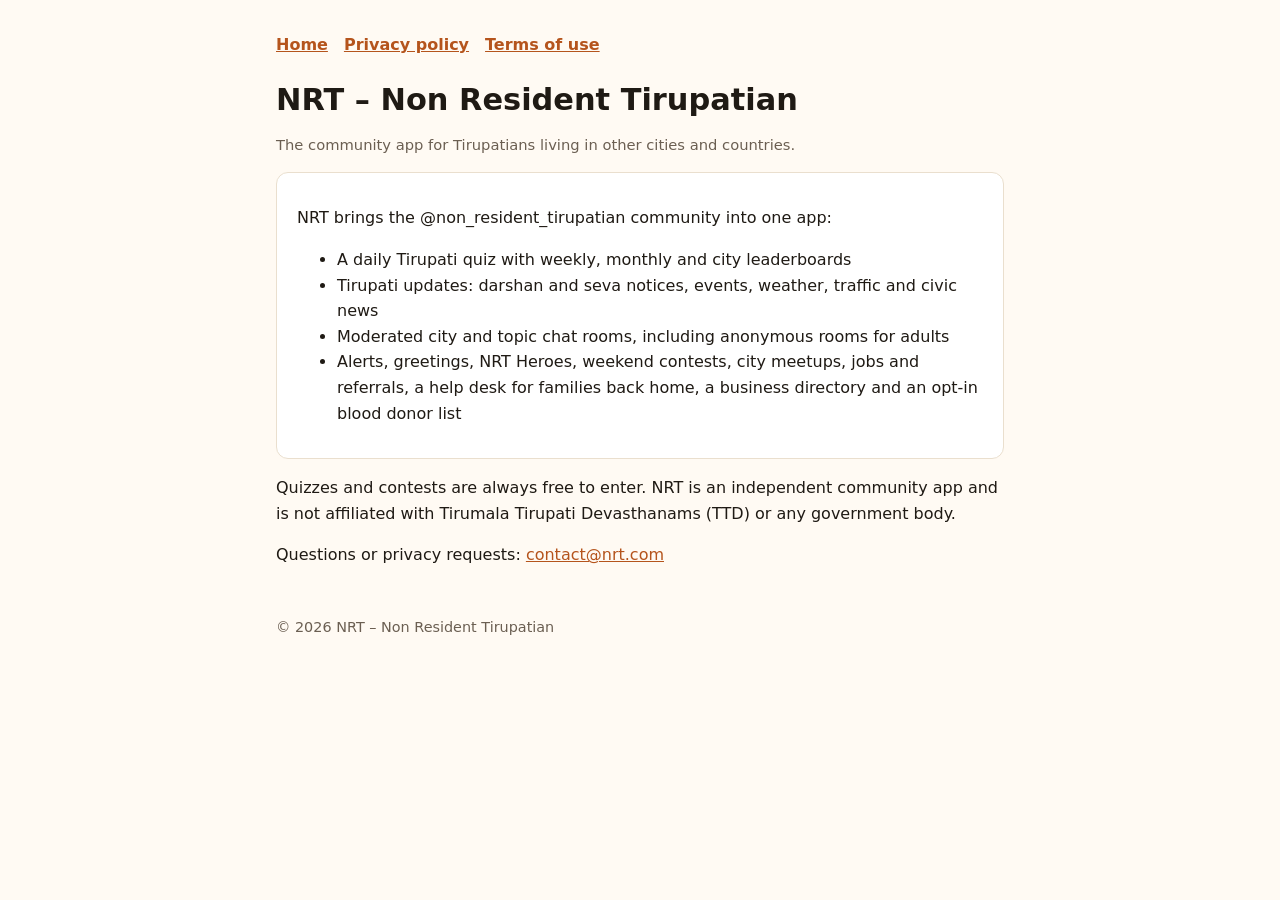
<file: index.html>
<!doctype html><html lang="en"><head><meta charset="utf-8"><meta name="viewport" content="width=device-width,initial-scale=1">
<title>NRT – Non Resident Tirupatian</title><meta name="description" content="The community app for Tirupatians living away from home: daily quiz, Tirupati updates, city rooms and more.">
<link rel="stylesheet" href="style.css"></head><body><main>
<nav><a href="./">Home</a><a href="privacy.html">Privacy policy</a><a href="terms.html">Terms of use</a></nav>
<h1>NRT – Non Resident Tirupatian</h1>
<p class="muted">The community app for Tirupatians living in other cities and countries.</p>
<div class="card"><p>NRT brings the @non_resident_tirupatian community into one app:</p><ul>
<li>A daily Tirupati quiz with weekly, monthly and city leaderboards</li>
<li>Tirupati updates: darshan and seva notices, events, weather, traffic and civic news</li>
<li>Moderated city and topic chat rooms, including anonymous rooms for adults</li>
<li>Alerts, greetings, NRT Heroes, weekend contests, city meetups, jobs and referrals, a help desk for families back home, a business directory and an opt-in blood donor list</li></ul></div>
<p>Quizzes and contests are always free to enter. NRT is an independent community app and is not affiliated with Tirumala Tirupati Devasthanams (TTD) or any government body.</p>
<p>Questions or privacy requests: <a href="mailto:contact@nrt.com">contact@nrt.com</a></p>
<footer>© 2026 NRT – Non Resident Tirupatian</footer></main></body></html>
</file>
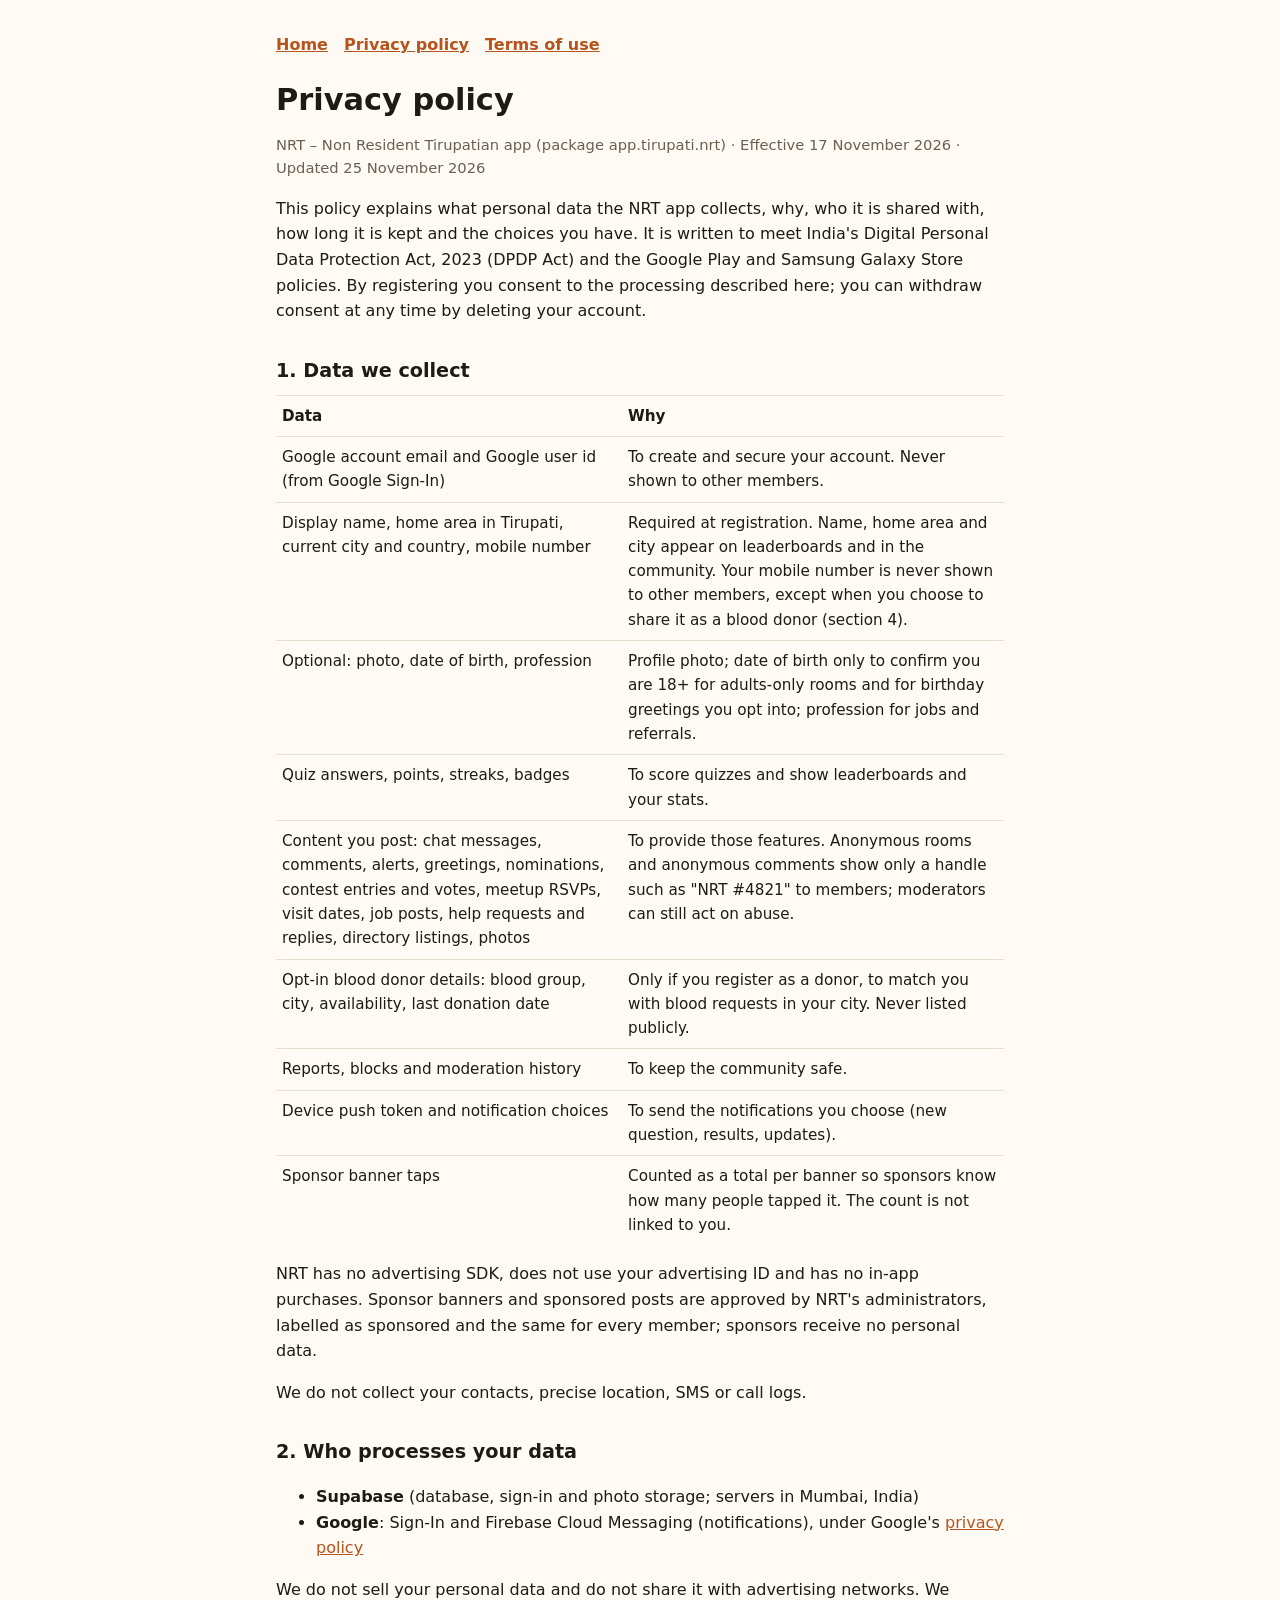
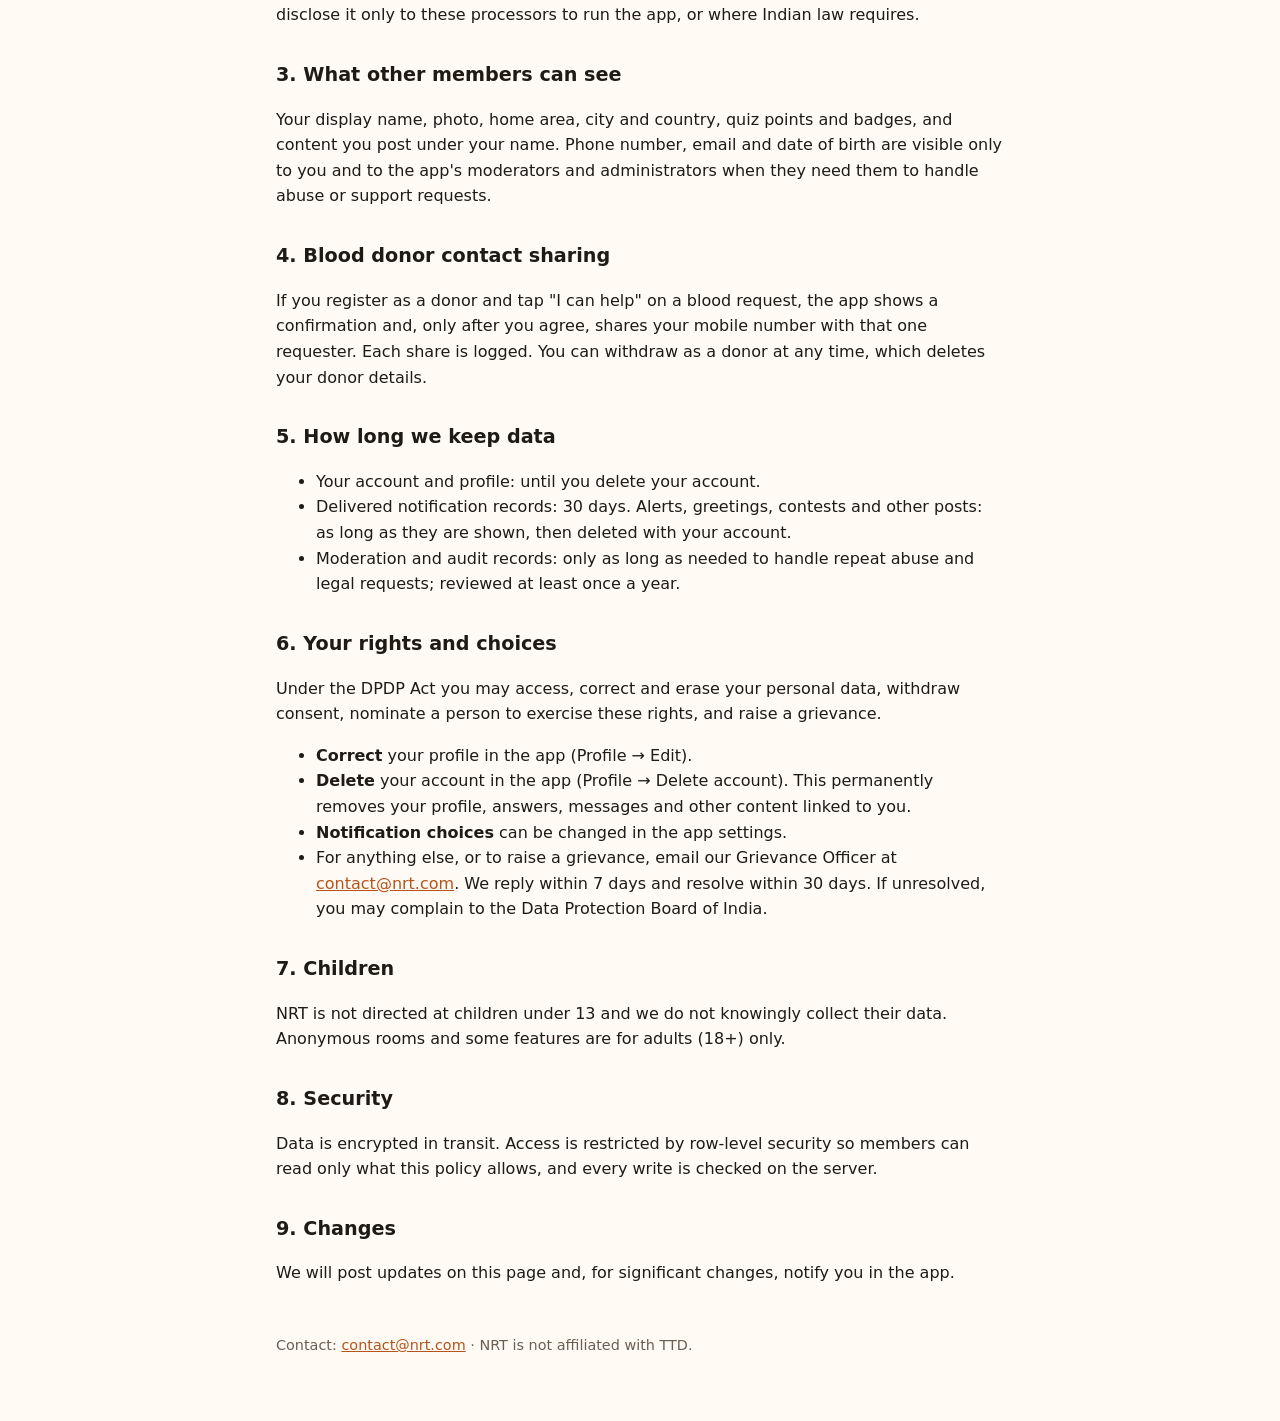
<file: privacy.html>
<!doctype html><html lang="en"><head><meta charset="utf-8"><meta name="viewport" content="width=device-width,initial-scale=1">
<title>NRT Privacy Policy</title><link rel="stylesheet" href="style.css"></head><body><main>
<nav><a href="./">Home</a><a href="privacy.html">Privacy policy</a><a href="terms.html">Terms of use</a></nav>
<h1>Privacy policy</h1><p class="muted">NRT – Non Resident Tirupatian app (package app.tirupati.nrt) · Effective 17 November 2026 · Updated 25 November 2026</p>
<p>This policy explains what personal data the NRT app collects, why, who it is shared with, how long it is kept and the choices you have. It is written to meet India's Digital Personal Data Protection Act, 2023 (DPDP Act) and the Google Play and Samsung Galaxy Store policies. By registering you consent to the processing described here; you can withdraw consent at any time by deleting your account.</p>

<h2>1. Data we collect</h2><table>
<tr><th>Data</th><th>Why</th></tr>
<tr><td>Google account email and Google user id (from Google Sign-In)</td><td>To create and secure your account. Never shown to other members.</td></tr>
<tr><td>Display name, home area in Tirupati, current city and country, mobile number</td><td>Required at registration. Name, home area and city appear on leaderboards and in the community. Your mobile number is never shown to other members, except when you choose to share it as a blood donor (section 4).</td></tr>
<tr><td>Optional: photo, date of birth, profession</td><td>Profile photo; date of birth only to confirm you are 18+ for adults-only rooms and for birthday greetings you opt into; profession for jobs and referrals.</td></tr>
<tr><td>Quiz answers, points, streaks, badges</td><td>To score quizzes and show leaderboards and your stats.</td></tr>
<tr><td>Content you post: chat messages, comments, alerts, greetings, nominations, contest entries and votes, meetup RSVPs, visit dates, job posts, help requests and replies, directory listings, photos</td><td>To provide those features. Anonymous rooms and anonymous comments show only a handle such as "NRT #4821" to members; moderators can still act on abuse.</td></tr>
<tr><td>Opt-in blood donor details: blood group, city, availability, last donation date</td><td>Only if you register as a donor, to match you with blood requests in your city. Never listed publicly.</td></tr>
<tr><td>Reports, blocks and moderation history</td><td>To keep the community safe.</td></tr>
<tr><td>Device push token and notification choices</td><td>To send the notifications you choose (new question, results, updates).</td></tr>
<tr><td>Sponsor banner taps</td><td>Counted as a total per banner so sponsors know how many people tapped it. The count is not linked to you.</td></tr></table>
<p>NRT has no advertising SDK, does not use your advertising ID and has no in-app purchases. Sponsor banners and sponsored posts are approved by NRT's administrators, labelled as sponsored and the same for every member; sponsors receive no personal data.</p>
<p>We do not collect your contacts, precise location, SMS or call logs.</p>

<h2>2. Who processes your data</h2><ul>
<li><b>Supabase</b> (database, sign-in and photo storage; servers in Mumbai, India)</li>
<li><b>Google</b>: Sign-In and Firebase Cloud Messaging (notifications), under Google's <a href="https://policies.google.com/privacy">privacy policy</a></li></ul>
<p>We do not sell your personal data and do not share it with advertising networks. We disclose it only to these processors to run the app, or where Indian law requires.</p>

<h2>3. What other members can see</h2>
<p>Your display name, photo, home area, city and country, quiz points and badges, and content you post under your name. Phone number, email and date of birth are visible only to you and to the app's moderators and administrators when they need them to handle abuse or support requests.</p>

<h2>4. Blood donor contact sharing</h2>
<p>If you register as a donor and tap "I can help" on a blood request, the app shows a confirmation and, only after you agree, shares your mobile number with that one requester. Each share is logged. You can withdraw as a donor at any time, which deletes your donor details.</p>

<h2>5. How long we keep data</h2><ul>
<li>Your account and profile: until you delete your account.</li>
<li>Delivered notification records: 30 days. Alerts, greetings, contests and other posts: as long as they are shown, then deleted with your account.</li>
<li>Moderation and audit records: only as long as needed to handle repeat abuse and legal requests; reviewed at least once a year.</li></ul>

<h2>6. Your rights and choices</h2>
<p>Under the DPDP Act you may access, correct and erase your personal data, withdraw consent, nominate a person to exercise these rights, and raise a grievance.</p><ul>
<li><b>Correct</b> your profile in the app (Profile → Edit).</li>
<li><b>Delete</b> your account in the app (Profile → Delete account). This permanently removes your profile, answers, messages and other content linked to you.</li>
<li><b>Notification choices</b> can be changed in the app settings.</li>
<li>For anything else, or to raise a grievance, email our Grievance Officer at <a href="mailto:contact@nrt.com">contact@nrt.com</a>. We reply within 7 days and resolve within 30 days. If unresolved, you may complain to the Data Protection Board of India.</li></ul>

<h2>7. Children</h2>
<p>NRT is not directed at children under 13 and we do not knowingly collect their data. Anonymous rooms and some features are for adults (18+) only.</p>

<h2>8. Security</h2>
<p>Data is encrypted in transit. Access is restricted by row-level security so members can read only what this policy allows, and every write is checked on the server.</p>

<h2>9. Changes</h2>
<p>We will post updates on this page and, for significant changes, notify you in the app.</p>
<footer>Contact: <a href="mailto:contact@nrt.com">contact@nrt.com</a> · NRT is not affiliated with TTD.</footer></main></body></html>
</file>
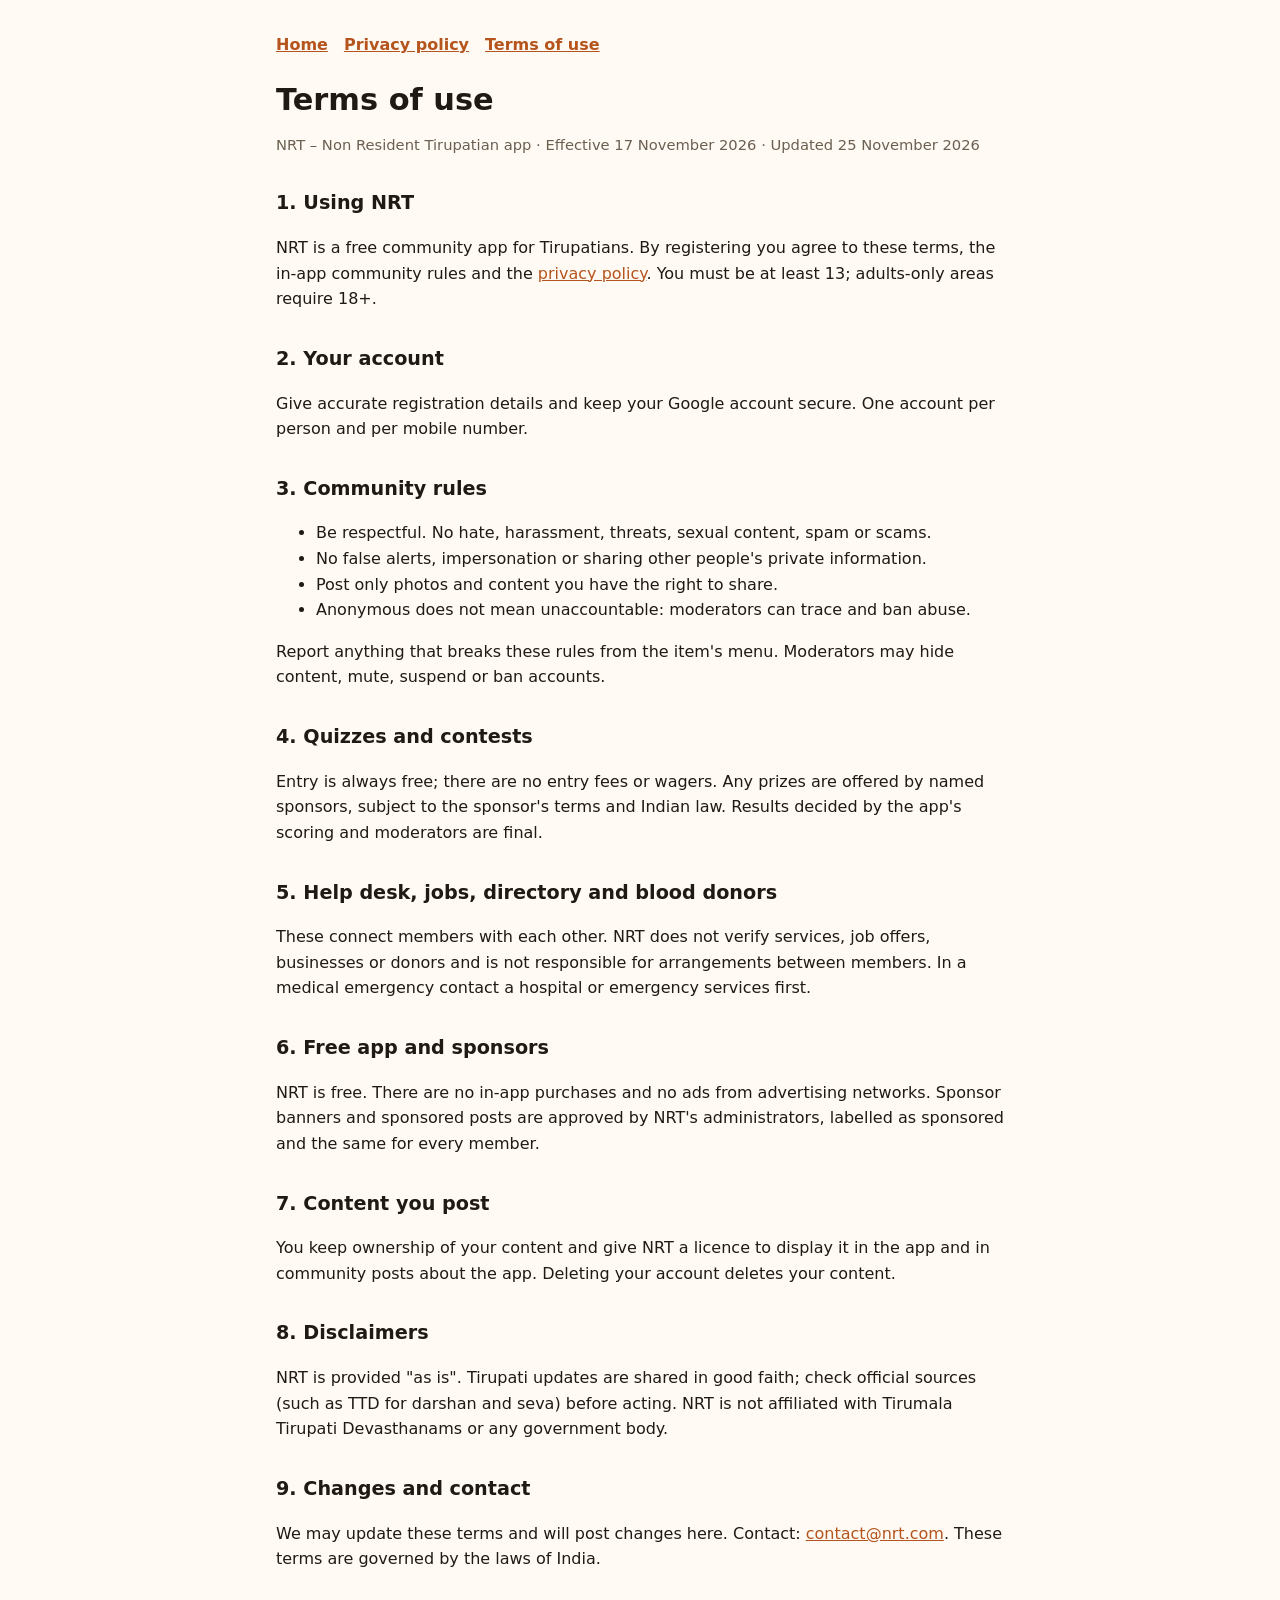
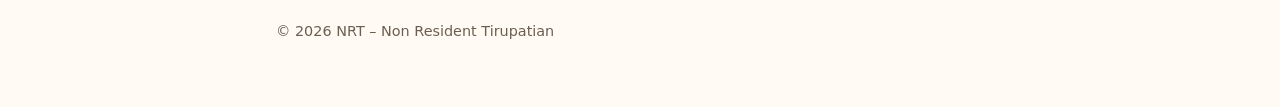
<file: terms.html>
<!doctype html><html lang="en"><head><meta charset="utf-8"><meta name="viewport" content="width=device-width,initial-scale=1">
<title>NRT Terms of Use</title><link rel="stylesheet" href="style.css"></head><body><main>
<nav><a href="./">Home</a><a href="privacy.html">Privacy policy</a><a href="terms.html">Terms of use</a></nav>
<h1>Terms of use</h1><p class="muted">NRT – Non Resident Tirupatian app · Effective 17 November 2026 · Updated 25 November 2026</p>
<h2>1. Using NRT</h2><p>NRT is a free community app for Tirupatians. By registering you agree to these terms, the in-app community rules and the <a href="privacy.html">privacy policy</a>. You must be at least 13; adults-only areas require 18+.</p>
<h2>2. Your account</h2><p>Give accurate registration details and keep your Google account secure. One account per person and per mobile number.</p>
<h2>3. Community rules</h2><ul><li>Be respectful. No hate, harassment, threats, sexual content, spam or scams.</li><li>No false alerts, impersonation or sharing other people's private information.</li><li>Post only photos and content you have the right to share.</li><li>Anonymous does not mean unaccountable: moderators can trace and ban abuse.</li></ul>
<p>Report anything that breaks these rules from the item's menu. Moderators may hide content, mute, suspend or ban accounts.</p>
<h2>4. Quizzes and contests</h2><p>Entry is always free; there are no entry fees or wagers. Any prizes are offered by named sponsors, subject to the sponsor's terms and Indian law. Results decided by the app's scoring and moderators are final.</p>
<h2>5. Help desk, jobs, directory and blood donors</h2><p>These connect members with each other. NRT does not verify services, job offers, businesses or donors and is not responsible for arrangements between members. In a medical emergency contact a hospital or emergency services first.</p>
<h2>6. Free app and sponsors</h2><p>NRT is free. There are no in-app purchases and no ads from advertising networks. Sponsor banners and sponsored posts are approved by NRT's administrators, labelled as sponsored and the same for every member.</p>
<h2>7. Content you post</h2><p>You keep ownership of your content and give NRT a licence to display it in the app and in community posts about the app. Deleting your account deletes your content.</p>
<h2>8. Disclaimers</h2><p>NRT is provided "as is". Tirupati updates are shared in good faith; check official sources (such as TTD for darshan and seva) before acting. NRT is not affiliated with Tirumala Tirupati Devasthanams or any government body.</p>
<h2>9. Changes and contact</h2><p>We may update these terms and will post changes here. Contact: <a href="mailto:contact@nrt.com">contact@nrt.com</a>. These terms are governed by the laws of India.</p>
<footer>© 2026 NRT – Non Resident Tirupatian</footer></main></body></html>
</file>
<file: style.css>
:root{--bg:#fffaf3;--fg:#1f1a14;--muted:#6b5f52;--accent:#b5541c;--card:#ffffff;--line:#eadfce}
@media (prefers-color-scheme:dark){:root{--bg:#17130f;--fg:#f3ece3;--muted:#b3a696;--accent:#f0965a;--card:#211b15;--line:#3a3027}}
*{box-sizing:border-box}body{margin:0;background:var(--bg);color:var(--fg);font:16px/1.6 system-ui,-apple-system,"Segoe UI",Roboto,"Noto Sans Telugu",sans-serif}
main{max-width:760px;margin:0 auto;padding:32px 16px 64px}h1{font-size:1.9rem;line-height:1.2;margin:0 0 4px}h2{font-size:1.2rem;margin:32px 0 8px}
p,li{color:var(--fg)}.muted{color:var(--muted);font-size:.92rem}a{color:var(--accent)}nav{display:flex;gap:16px;flex-wrap:wrap;margin-bottom:24px;font-weight:600}
.card{background:var(--card);border:1px solid var(--line);border-radius:12px;padding:16px 20px;margin:16px 0}table{border-collapse:collapse;width:100%;font-size:.95rem}
td,th{border-top:1px solid var(--line);padding:8px 6px;text-align:left;vertical-align:top}footer{margin-top:48px;color:var(--muted);font-size:.9rem}
</file>
